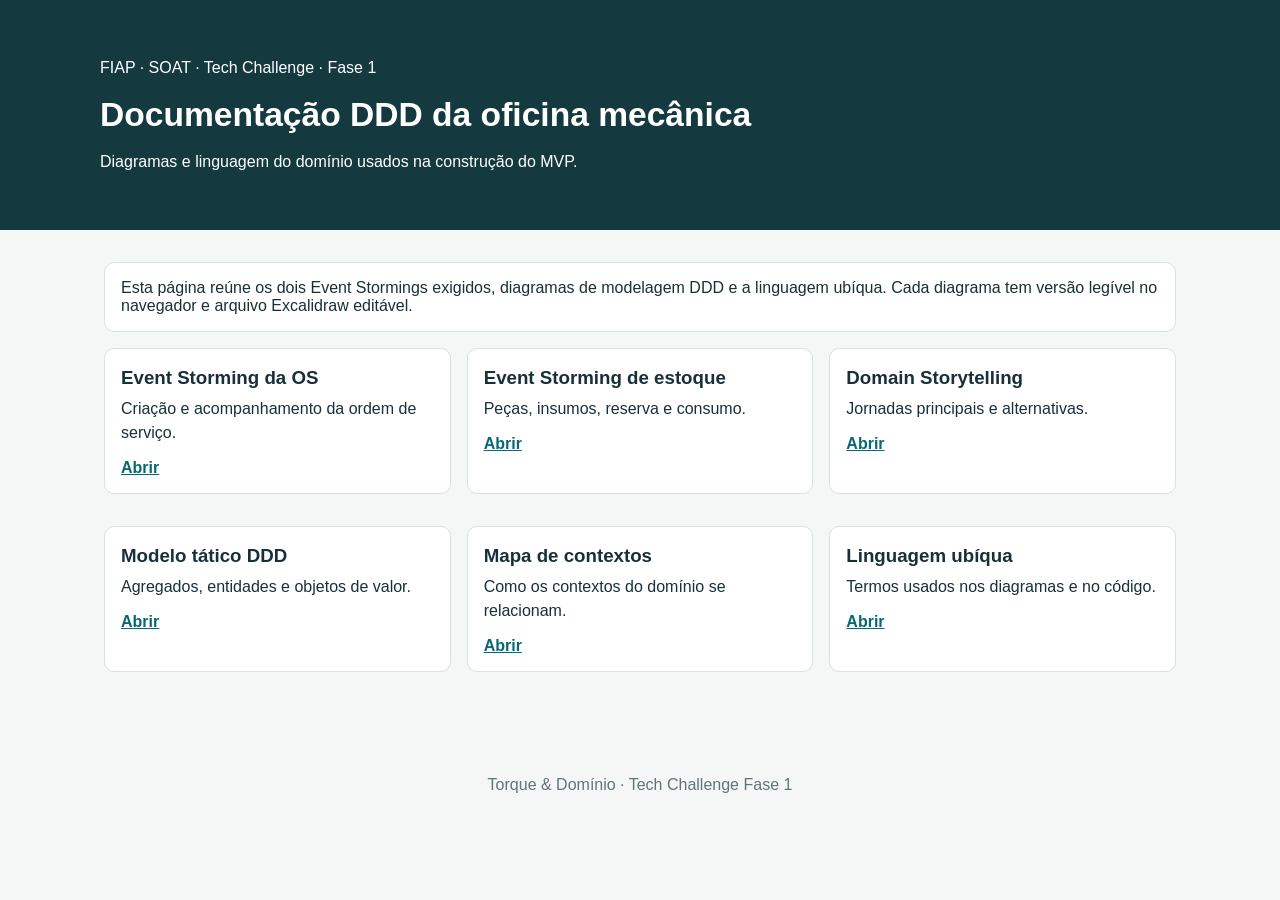
<file: docs/index.html>
<!doctype html><html lang="pt-BR"><head><meta charset="utf-8"><meta name="viewport" content="width=device-width,initial-scale=1"><title>Documentação DDD | Torque &amp; Domínio</title><link rel="stylesheet" href="ddd/site.css"></head><body><header><p>FIAP · SOAT · Tech Challenge · Fase 1</p><h1>Documentação DDD da oficina mecânica</h1><p>Diagramas e linguagem do domínio usados na construção do MVP.</p></header><main><p class="intro">Esta página reúne os dois Event Stormings exigidos, diagramas de modelagem DDD e a linguagem ubíqua. Cada diagrama tem versão legível no navegador e arquivo Excalidraw editável.</p><div class="cards"><article class="card"><h2>Event Storming da OS</h2><p>Criação e acompanhamento da ordem de serviço.</p><a href="ddd/04-event-storming-os.html">Abrir</a></article><article class="card"><h2>Event Storming de estoque</h2><p>Peças, insumos, reserva e consumo.</p><a href="ddd/05-event-storming-estoque.html">Abrir</a></article><article class="card"><h2>Domain Storytelling</h2><p>Jornadas principais e alternativas.</p><a href="ddd/03-domain-storytelling.html">Abrir</a></article><article class="card"><h2>Modelo tático DDD</h2><p>Agregados, entidades e objetos de valor.</p><a href="ddd/07-modelo-tatico-ddd.html">Abrir</a></article><article class="card"><h2>Mapa de contextos</h2><p>Como os contextos do domínio se relacionam.</p><a href="ddd/08-context-map.html">Abrir</a></article><article class="card"><h2>Linguagem ubíqua</h2><p>Termos usados nos diagramas e no código.</p><a href="ddd/09-linguagem-ubiqua-revisao.html">Abrir</a></article></div></main><footer>Torque &amp; Domínio · Tech Challenge Fase 1</footer></body></html>
</file>
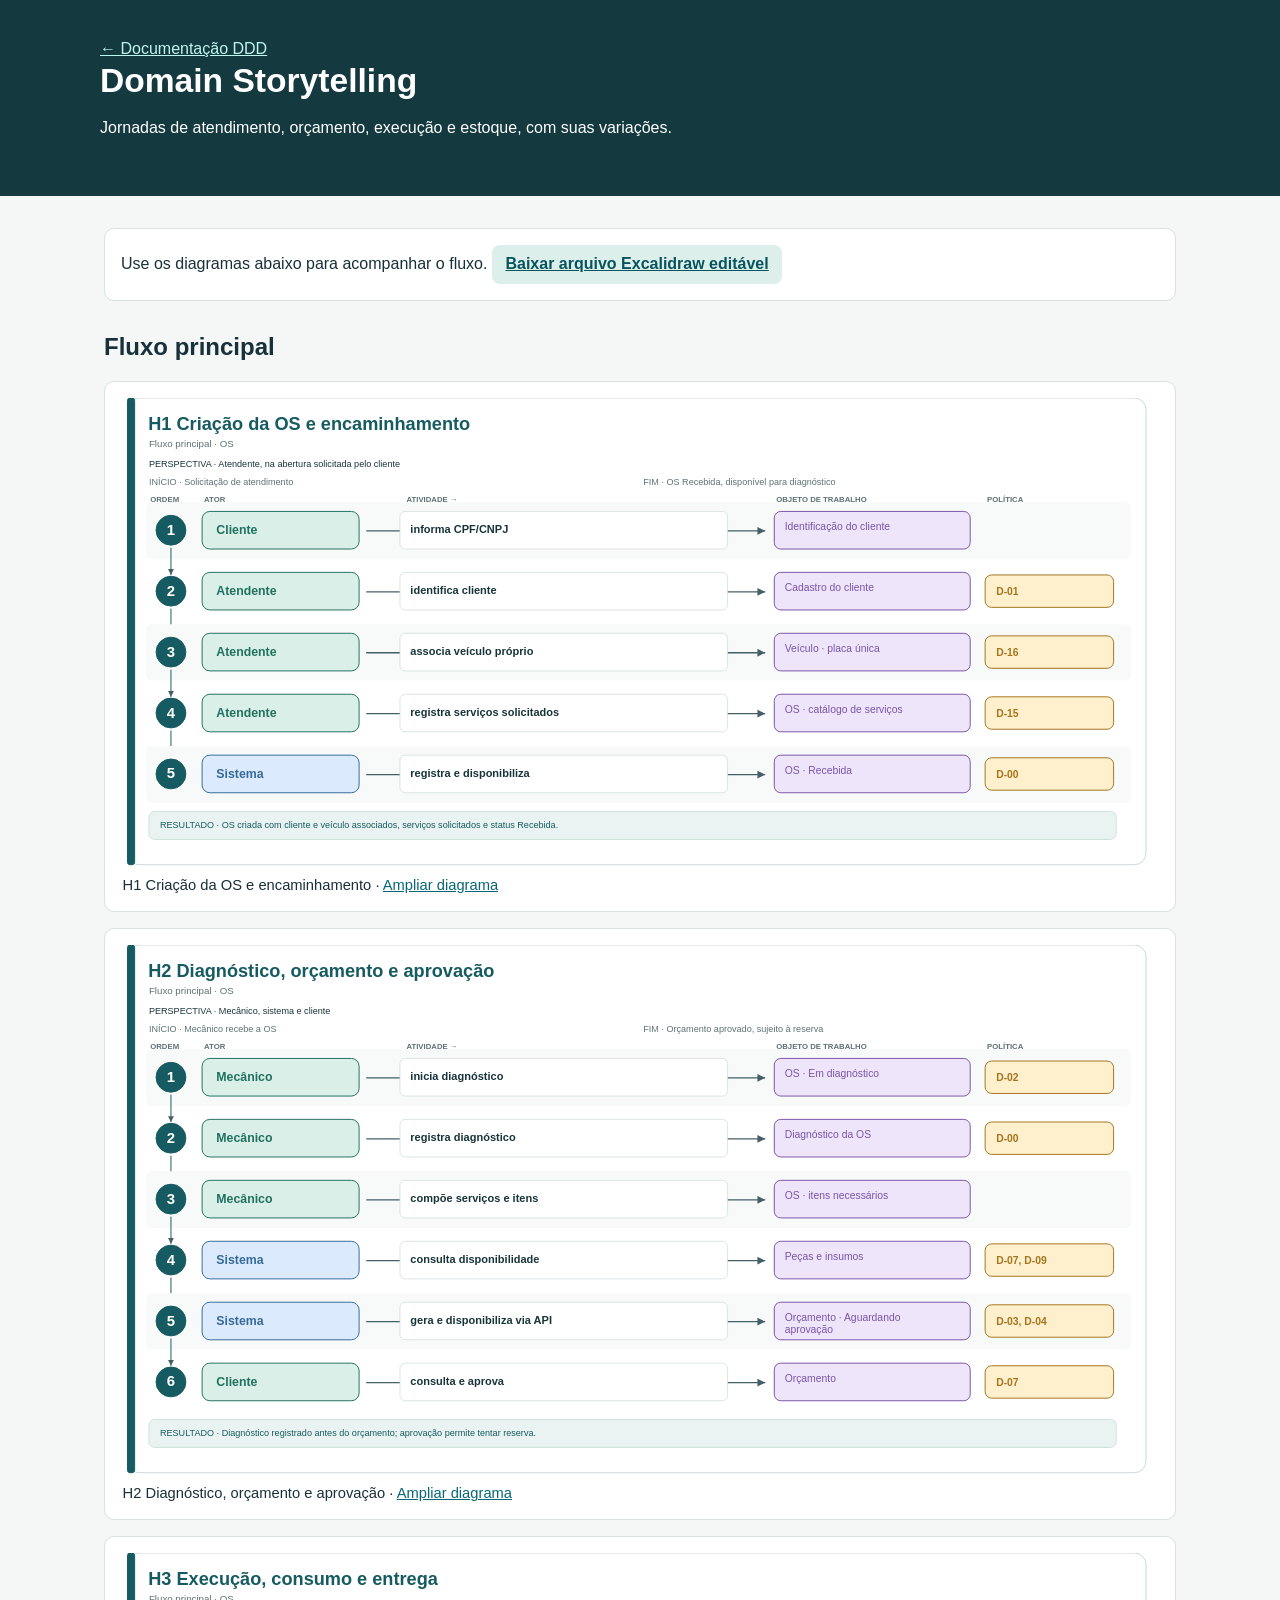
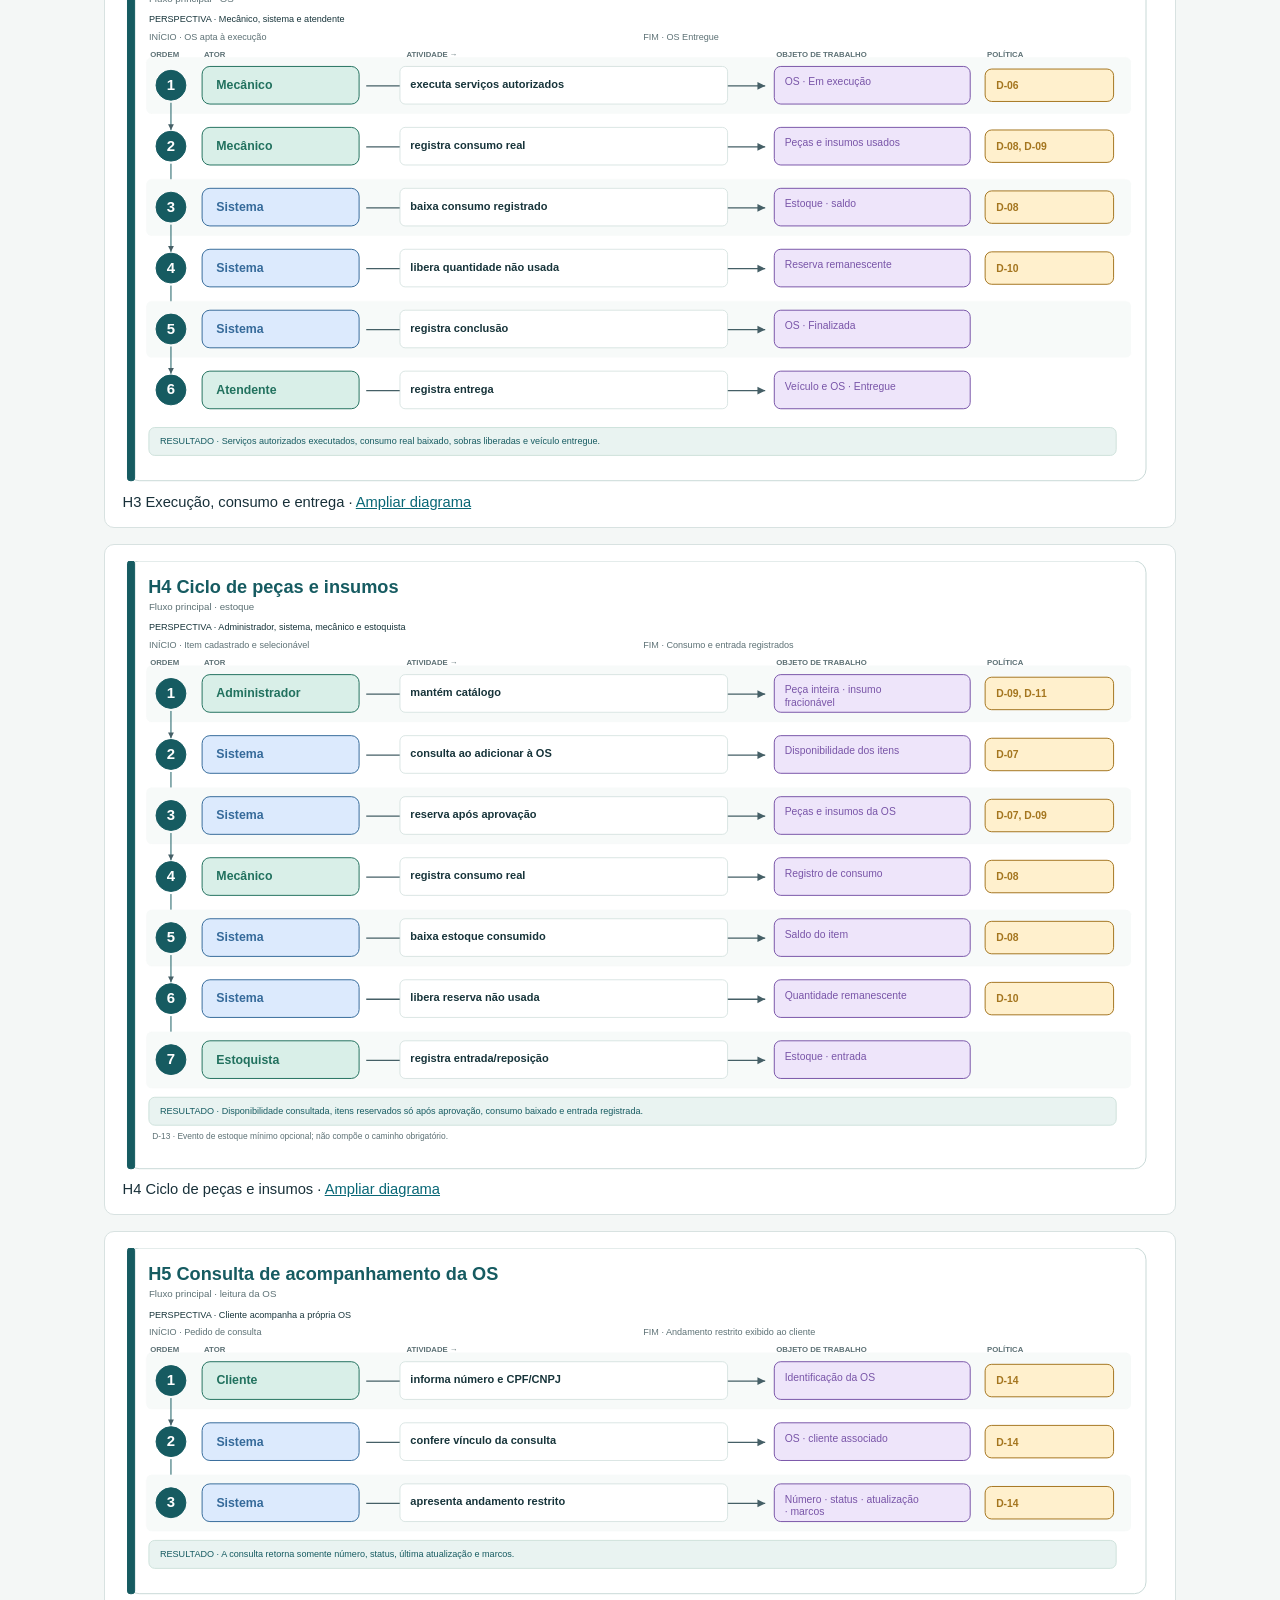
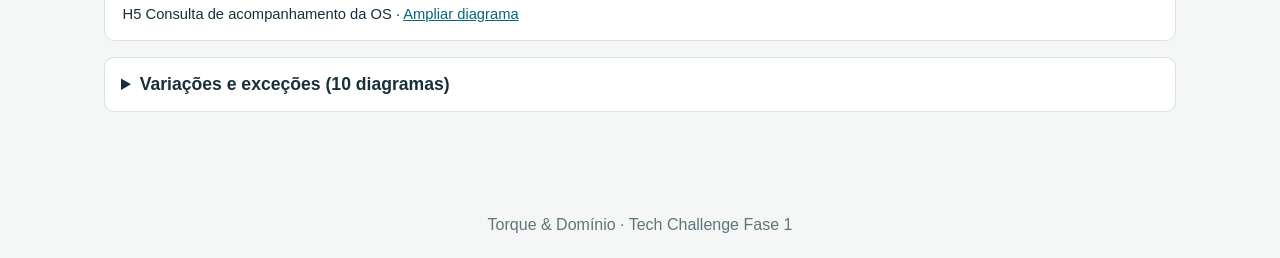
<file: docs/ddd/03-domain-storytelling.html>
<!doctype html><html lang="pt-BR"><head><meta charset="utf-8"><meta name="viewport" content="width=device-width,initial-scale=1"><title>Domain Storytelling | Torque &amp; Domínio</title><link rel="stylesheet" href="site.css"></head><body><header><a href="../index.html">← Documentação DDD</a><h1>Domain Storytelling</h1><p>Jornadas de atendimento, orçamento, execução e estoque, com suas variações.</p></header><main><p class="intro">Use os diagramas abaixo para acompanhar o fluxo. <a class="button" href="diagramas/historias-do-dominio-oficina.excalidraw" download>Baixar arquivo Excalidraw editável</a></p><h2>Fluxo principal</h2><figure><a href="visuais/03-01.svg" target="_blank"><img src="visuais/03-01.svg" alt="H1  Criação da OS e encaminhamento" loading="lazy"></a><figcaption>H1  Criação da OS e encaminhamento · <a href="visuais/03-01.svg" target="_blank">Ampliar diagrama</a></figcaption></figure><figure><a href="visuais/03-02.svg" target="_blank"><img src="visuais/03-02.svg" alt="H2  Diagnóstico, orçamento e aprovação" loading="lazy"></a><figcaption>H2  Diagnóstico, orçamento e aprovação · <a href="visuais/03-02.svg" target="_blank">Ampliar diagrama</a></figcaption></figure><figure><a href="visuais/03-03.svg" target="_blank"><img src="visuais/03-03.svg" alt="H3  Execução, consumo e entrega" loading="lazy"></a><figcaption>H3  Execução, consumo e entrega · <a href="visuais/03-03.svg" target="_blank">Ampliar diagrama</a></figcaption></figure><figure><a href="visuais/03-04.svg" target="_blank"><img src="visuais/03-04.svg" alt="H4  Ciclo de peças e insumos" loading="lazy"></a><figcaption>H4  Ciclo de peças e insumos · <a href="visuais/03-04.svg" target="_blank">Ampliar diagrama</a></figcaption></figure><figure><a href="visuais/03-05.svg" target="_blank"><img src="visuais/03-05.svg" alt="H5  Consulta de acompanhamento da OS" loading="lazy"></a><figcaption>H5  Consulta de acompanhamento da OS · <a href="visuais/03-05.svg" target="_blank">Ampliar diagrama</a></figcaption></figure><details><summary>Variações e exceções (10 diagramas)</summary><figure><a href="visuais/03-06.svg" target="_blank"><img src="visuais/03-06.svg" alt="H1a  Identificação excepcional" loading="lazy"></a><figcaption>H1a  Identificação excepcional · <a href="visuais/03-06.svg" target="_blank">Ampliar diagrama</a></figcaption></figure><figure><a href="visuais/03-07.svg" target="_blank"><img src="visuais/03-07.svg" alt="H1b  Documento inválido" loading="lazy"></a><figcaption>H1b  Documento inválido · <a href="visuais/03-07.svg" target="_blank">Ampliar diagrama</a></figcaption></figure><figure><a href="visuais/03-08.svg" target="_blank"><img src="visuais/03-08.svg" alt="H1c  Gestão do catálogo de serviços" loading="lazy"></a><figcaption>H1c  Gestão do catálogo de serviços · <a href="visuais/03-08.svg" target="_blank">Ampliar diagrama</a></figcaption></figure><figure><a href="visuais/03-09.svg" target="_blank"><img src="visuais/03-09.svg" alt="H2a  Orçamento rejeitado" loading="lazy"></a><figcaption>H2a  Orçamento rejeitado · <a href="visuais/03-09.svg" target="_blank">Ampliar diagrama</a></figcaption></figure><figure><a href="visuais/03-10.svg" target="_blank"><img src="visuais/03-10.svg" alt="H3a  Reparo adicional aprovado" loading="lazy"></a><figcaption>H3a  Reparo adicional aprovado · <a href="visuais/03-10.svg" target="_blank">Ampliar diagrama</a></figcaption></figure><figure><a href="visuais/03-11.svg" target="_blank"><img src="visuais/03-11.svg" alt="H3b  Aditivo rejeitado · escopo original seguro" loading="lazy"></a><figcaption>H3b  Aditivo rejeitado · escopo original seguro · <a href="visuais/03-11.svg" target="_blank">Ampliar diagrama</a></figcaption></figure><figure><a href="visuais/03-12.svg" target="_blank"><img src="visuais/03-12.svg" alt="H3c  Aditivo rejeitado · impedimento" loading="lazy"></a><figcaption>H3c  Aditivo rejeitado · impedimento · <a href="visuais/03-12.svg" target="_blank">Ampliar diagrama</a></figcaption></figure><figure><a href="visuais/03-13.svg" target="_blank"><img src="visuais/03-13.svg" alt="H4b  Reserva recusada" loading="lazy"></a><figcaption>H4b  Reserva recusada · <a href="visuais/03-13.svg" target="_blank">Ampliar diagrama</a></figcaption></figure><figure><a href="visuais/03-14.svg" target="_blank"><img src="visuais/03-14.svg" alt="H4c  Item desativado" loading="lazy"></a><figcaption>H4c  Item desativado · <a href="visuais/03-14.svg" target="_blank">Ampliar diagrama</a></figcaption></figure><figure><a href="visuais/03-15.svg" target="_blank"><img src="visuais/03-15.svg" alt="H4d  Consumo excedente" loading="lazy"></a><figcaption>H4d  Consumo excedente · <a href="visuais/03-15.svg" target="_blank">Ampliar diagrama</a></figcaption></figure></details></main><footer>Torque &amp; Domínio · Tech Challenge Fase 1</footer></body></html>
</file>
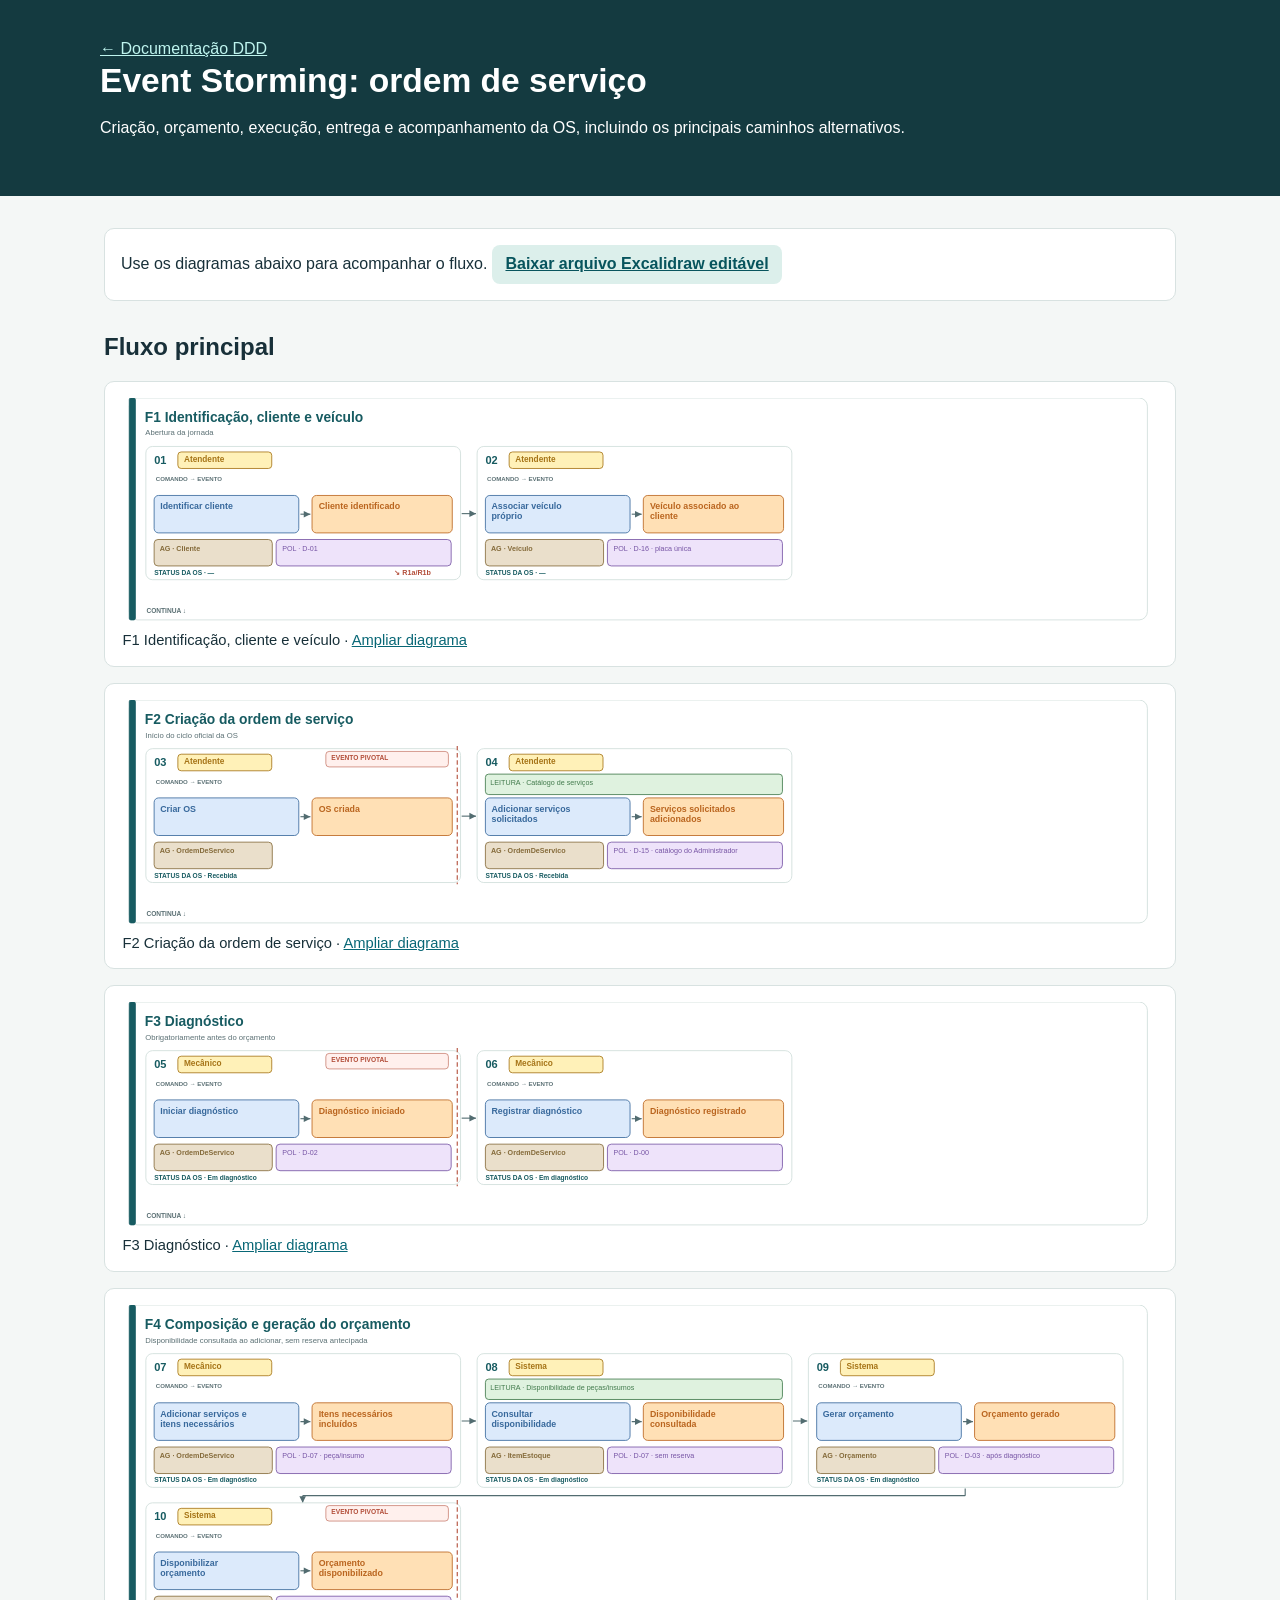
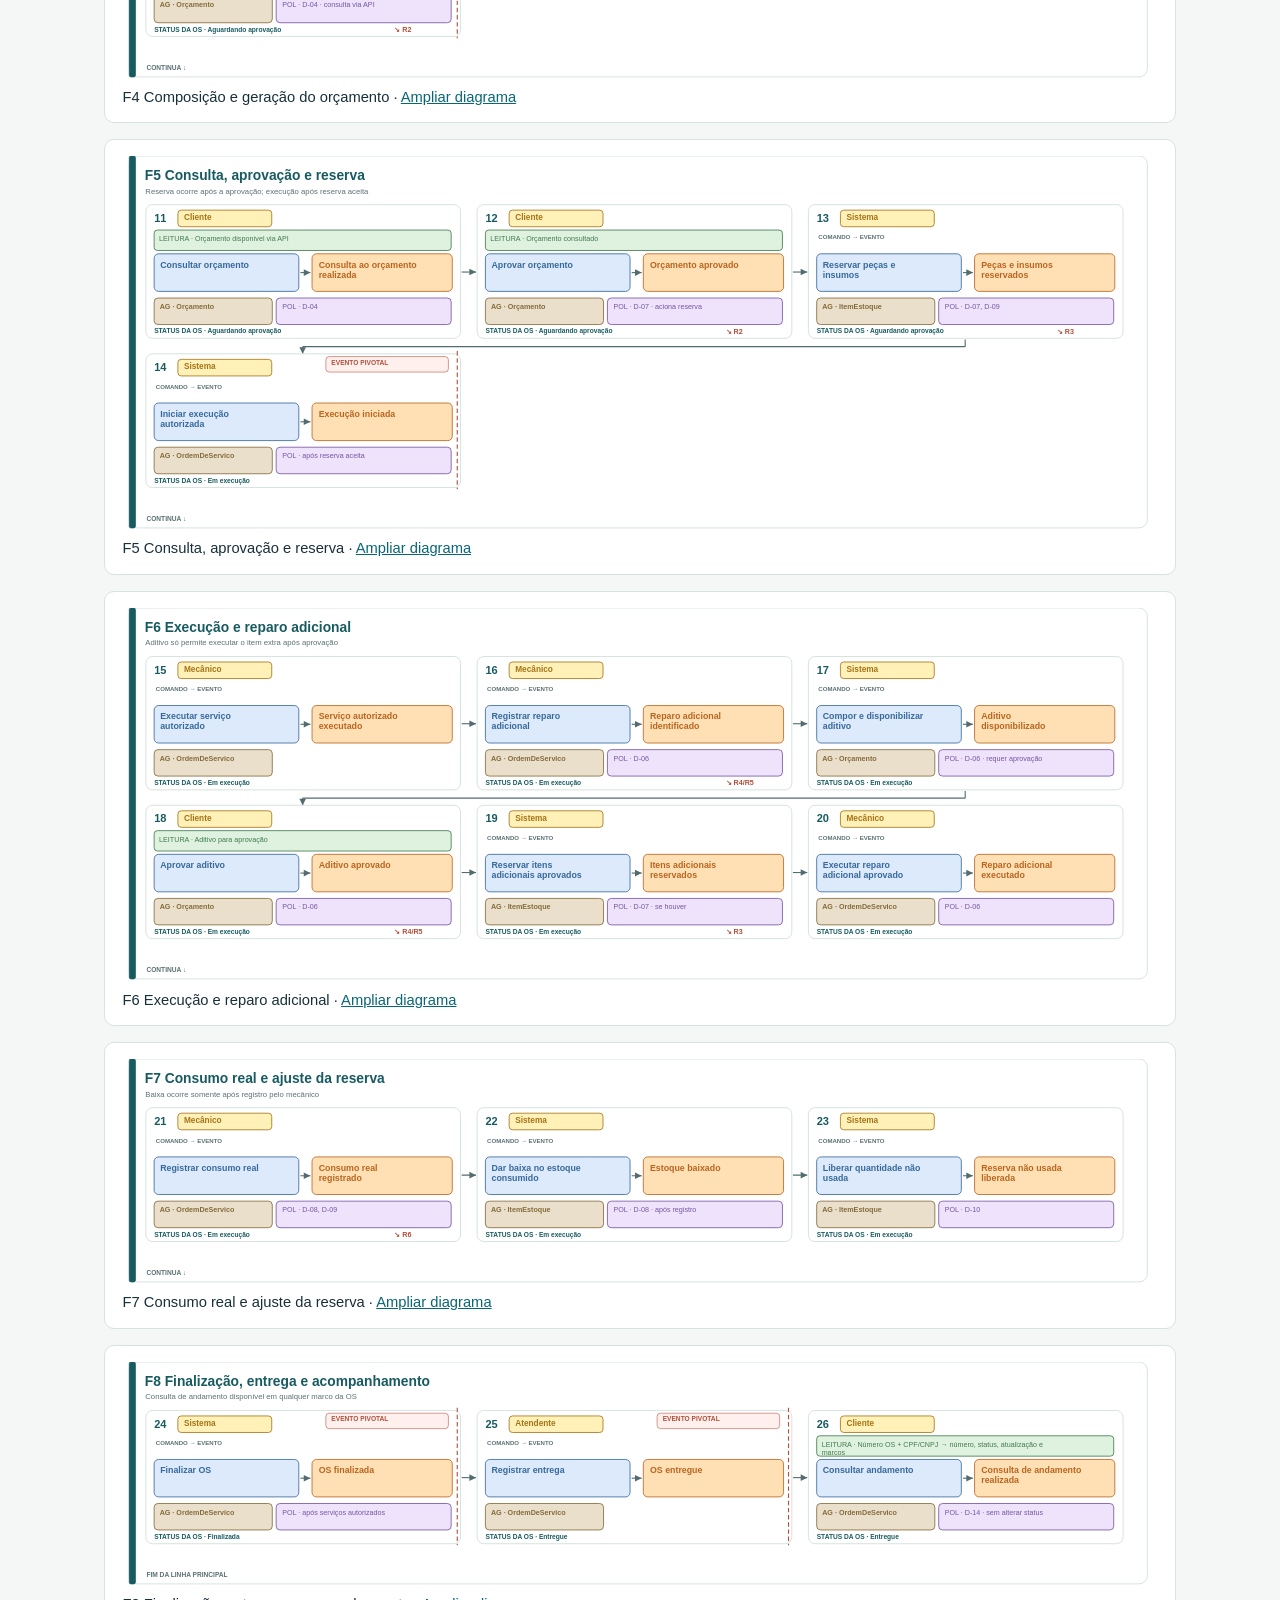
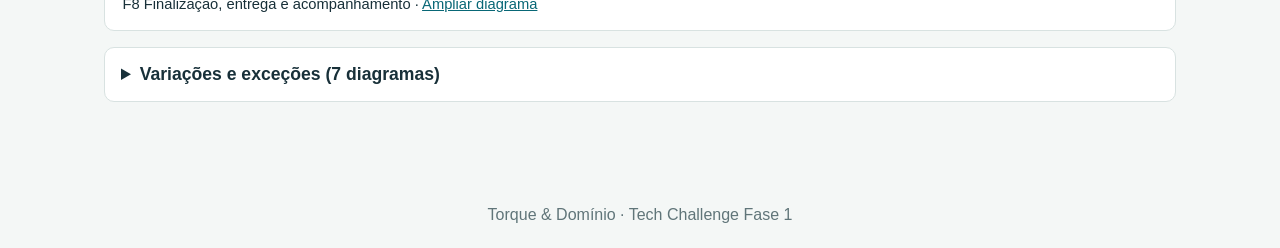
<file: docs/ddd/04-event-storming-os.html>
<!doctype html><html lang="pt-BR"><head><meta charset="utf-8"><meta name="viewport" content="width=device-width,initial-scale=1"><title>Event Storming: ordem de serviço | Torque &amp; Domínio</title><link rel="stylesheet" href="site.css"></head><body><header><a href="../index.html">← Documentação DDD</a><h1>Event Storming: ordem de serviço</h1><p>Criação, orçamento, execução, entrega e acompanhamento da OS, incluindo os principais caminhos alternativos.</p></header><main><p class="intro">Use os diagramas abaixo para acompanhar o fluxo. <a class="button" href="diagramas/event-storming-ordem-de-servico.excalidraw" download>Baixar arquivo Excalidraw editável</a></p><h2>Fluxo principal</h2><figure><a href="visuais/04-01.svg" target="_blank"><img src="visuais/04-01.svg" alt="F1  Identificação, cliente e veículo" loading="lazy"></a><figcaption>F1  Identificação, cliente e veículo · <a href="visuais/04-01.svg" target="_blank">Ampliar diagrama</a></figcaption></figure><figure><a href="visuais/04-02.svg" target="_blank"><img src="visuais/04-02.svg" alt="F2  Criação da ordem de serviço" loading="lazy"></a><figcaption>F2  Criação da ordem de serviço · <a href="visuais/04-02.svg" target="_blank">Ampliar diagrama</a></figcaption></figure><figure><a href="visuais/04-03.svg" target="_blank"><img src="visuais/04-03.svg" alt="F3  Diagnóstico" loading="lazy"></a><figcaption>F3  Diagnóstico · <a href="visuais/04-03.svg" target="_blank">Ampliar diagrama</a></figcaption></figure><figure><a href="visuais/04-04.svg" target="_blank"><img src="visuais/04-04.svg" alt="F4  Composição e geração do orçamento" loading="lazy"></a><figcaption>F4  Composição e geração do orçamento · <a href="visuais/04-04.svg" target="_blank">Ampliar diagrama</a></figcaption></figure><figure><a href="visuais/04-05.svg" target="_blank"><img src="visuais/04-05.svg" alt="F5  Consulta, aprovação e reserva" loading="lazy"></a><figcaption>F5  Consulta, aprovação e reserva · <a href="visuais/04-05.svg" target="_blank">Ampliar diagrama</a></figcaption></figure><figure><a href="visuais/04-06.svg" target="_blank"><img src="visuais/04-06.svg" alt="F6  Execução e reparo adicional" loading="lazy"></a><figcaption>F6  Execução e reparo adicional · <a href="visuais/04-06.svg" target="_blank">Ampliar diagrama</a></figcaption></figure><figure><a href="visuais/04-07.svg" target="_blank"><img src="visuais/04-07.svg" alt="F7  Consumo real e ajuste da reserva" loading="lazy"></a><figcaption>F7  Consumo real e ajuste da reserva · <a href="visuais/04-07.svg" target="_blank">Ampliar diagrama</a></figcaption></figure><figure><a href="visuais/04-08.svg" target="_blank"><img src="visuais/04-08.svg" alt="F8  Finalização, entrega e acompanhamento" loading="lazy"></a><figcaption>F8  Finalização, entrega e acompanhamento · <a href="visuais/04-08.svg" target="_blank">Ampliar diagrama</a></figcaption></figure><details><summary>Variações e exceções (7 diagramas)</summary><figure><a href="visuais/04-09.svg" target="_blank"><img src="visuais/04-09.svg" alt="R1a  Documento inválido" loading="lazy"></a><figcaption>R1a  Documento inválido · <a href="visuais/04-09.svg" target="_blank">Ampliar diagrama</a></figcaption></figure><figure><a href="visuais/04-10.svg" target="_blank"><img src="visuais/04-10.svg" alt="R1b  Cliente válido não encontrado" loading="lazy"></a><figcaption>R1b  Cliente válido não encontrado · <a href="visuais/04-10.svg" target="_blank">Ampliar diagrama</a></figcaption></figure><figure><a href="visuais/04-11.svg" target="_blank"><img src="visuais/04-11.svg" alt="R2  Orçamento rejeitado" loading="lazy"></a><figcaption>R2  Orçamento rejeitado · <a href="visuais/04-11.svg" target="_blank">Ampliar diagrama</a></figcaption></figure><figure><a href="visuais/04-12.svg" target="_blank"><img src="visuais/04-12.svg" alt="R3  Reserva recusada" loading="lazy"></a><figcaption>R3  Reserva recusada · <a href="visuais/04-12.svg" target="_blank">Ampliar diagrama</a></figcaption></figure><figure><a href="visuais/04-13.svg" target="_blank"><img src="visuais/04-13.svg" alt="R4  Aditivo rejeitado; original seguro e independente" loading="lazy"></a><figcaption>R4  Aditivo rejeitado; original seguro e independente · <a href="visuais/04-13.svg" target="_blank">Ampliar diagrama</a></figcaption></figure><figure><a href="visuais/04-14.svg" target="_blank"><img src="visuais/04-14.svg" alt="R5  Aditivo rejeitado; execução impedida" loading="lazy"></a><figcaption>R5  Aditivo rejeitado; execução impedida · <a href="visuais/04-14.svg" target="_blank">Ampliar diagrama</a></figcaption></figure><figure><a href="visuais/04-15.svg" target="_blank"><img src="visuais/04-15.svg" alt="R6  Consumo excedente" loading="lazy"></a><figcaption>R6  Consumo excedente · <a href="visuais/04-15.svg" target="_blank">Ampliar diagrama</a></figcaption></figure></details></main><footer>Torque &amp; Domínio · Tech Challenge Fase 1</footer></body></html>
</file>
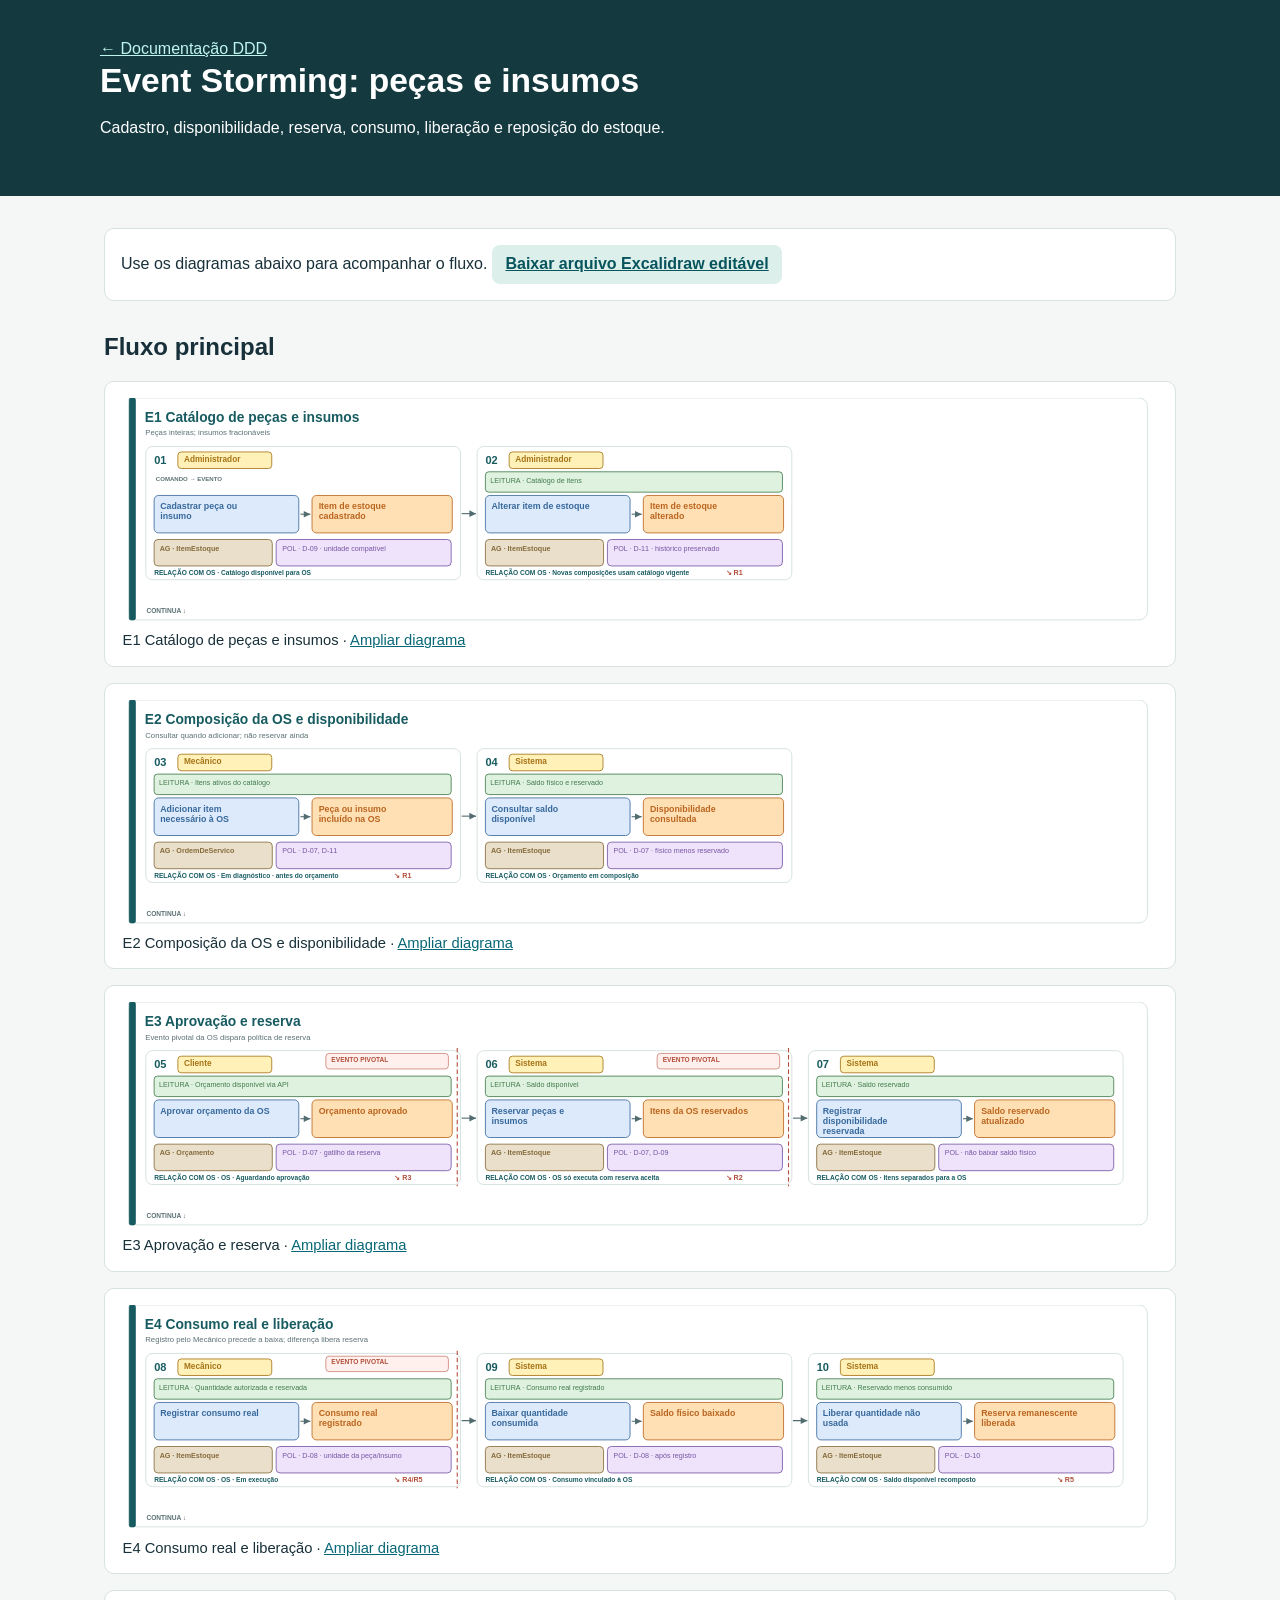
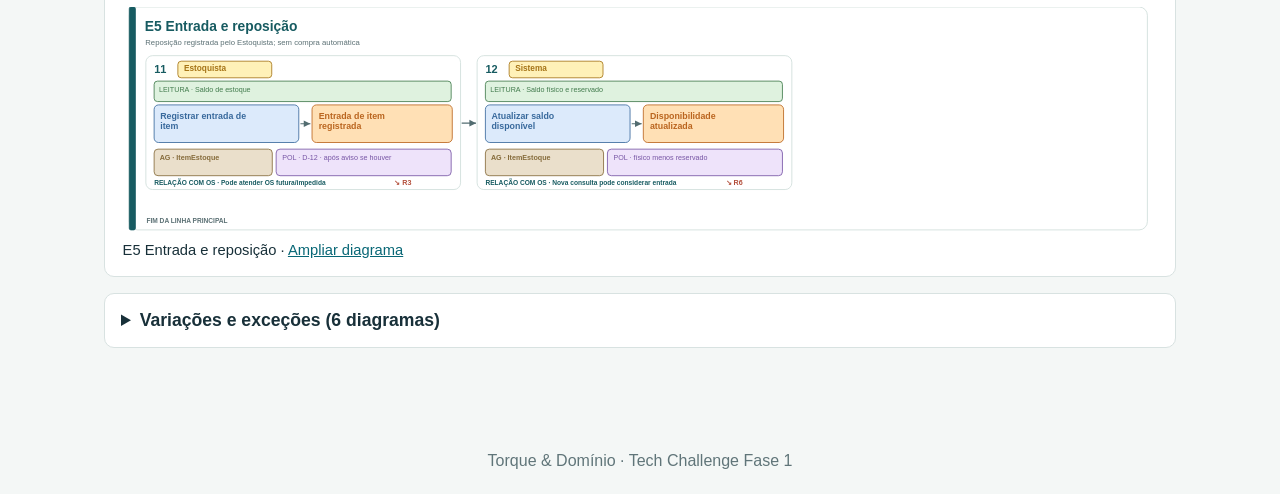
<file: docs/ddd/05-event-storming-estoque.html>
<!doctype html><html lang="pt-BR"><head><meta charset="utf-8"><meta name="viewport" content="width=device-width,initial-scale=1"><title>Event Storming: peças e insumos | Torque &amp; Domínio</title><link rel="stylesheet" href="site.css"></head><body><header><a href="../index.html">← Documentação DDD</a><h1>Event Storming: peças e insumos</h1><p>Cadastro, disponibilidade, reserva, consumo, liberação e reposição do estoque.</p></header><main><p class="intro">Use os diagramas abaixo para acompanhar o fluxo. <a class="button" href="diagramas/event-storming-pecas-e-insumos.excalidraw" download>Baixar arquivo Excalidraw editável</a></p><h2>Fluxo principal</h2><figure><a href="visuais/05-01.svg" target="_blank"><img src="visuais/05-01.svg" alt="E1  Catálogo de peças e insumos" loading="lazy"></a><figcaption>E1  Catálogo de peças e insumos · <a href="visuais/05-01.svg" target="_blank">Ampliar diagrama</a></figcaption></figure><figure><a href="visuais/05-02.svg" target="_blank"><img src="visuais/05-02.svg" alt="E2  Composição da OS e disponibilidade" loading="lazy"></a><figcaption>E2  Composição da OS e disponibilidade · <a href="visuais/05-02.svg" target="_blank">Ampliar diagrama</a></figcaption></figure><figure><a href="visuais/05-03.svg" target="_blank"><img src="visuais/05-03.svg" alt="E3  Aprovação e reserva" loading="lazy"></a><figcaption>E3  Aprovação e reserva · <a href="visuais/05-03.svg" target="_blank">Ampliar diagrama</a></figcaption></figure><figure><a href="visuais/05-04.svg" target="_blank"><img src="visuais/05-04.svg" alt="E4  Consumo real e liberação" loading="lazy"></a><figcaption>E4  Consumo real e liberação · <a href="visuais/05-04.svg" target="_blank">Ampliar diagrama</a></figcaption></figure><figure><a href="visuais/05-05.svg" target="_blank"><img src="visuais/05-05.svg" alt="E5  Entrada e reposição" loading="lazy"></a><figcaption>E5  Entrada e reposição · <a href="visuais/05-05.svg" target="_blank">Ampliar diagrama</a></figcaption></figure><details><summary>Variações e exceções (6 diagramas)</summary><figure><a href="visuais/05-06.svg" target="_blank"><img src="visuais/05-06.svg" alt="R1  Item desativado" loading="lazy"></a><figcaption>R1  Item desativado · <a href="visuais/05-06.svg" target="_blank">Ampliar diagrama</a></figcaption></figure><figure><a href="visuais/05-07.svg" target="_blank"><img src="visuais/05-07.svg" alt="R2  Reserva recusada" loading="lazy"></a><figcaption>R2  Reserva recusada · <a href="visuais/05-07.svg" target="_blank">Ampliar diagrama</a></figcaption></figure><figure><a href="visuais/05-08.svg" target="_blank"><img src="visuais/05-08.svg" alt="R3  Orçamento rejeitado; liberar reservas existentes" loading="lazy"></a><figcaption>R3  Orçamento rejeitado; liberar reservas existentes · <a href="visuais/05-08.svg" target="_blank">Ampliar diagrama</a></figcaption></figure><figure><a href="visuais/05-09.svg" target="_blank"><img src="visuais/05-09.svg" alt="R4  Consumo excedente" loading="lazy"></a><figcaption>R4  Consumo excedente · <a href="visuais/05-09.svg" target="_blank">Ampliar diagrama</a></figcaption></figure><figure><a href="visuais/05-10.svg" target="_blank"><img src="visuais/05-10.svg" alt="R5  Quantidade não utilizada" loading="lazy"></a><figcaption>R5  Quantidade não utilizada · <a href="visuais/05-10.svg" target="_blank">Ampliar diagrama</a></figcaption></figure><figure><a href="visuais/05-11.svg" target="_blank"><img src="visuais/05-11.svg" alt="R6  Estoque mínimo · opcional" loading="lazy"></a><figcaption>R6  Estoque mínimo · opcional · <a href="visuais/05-11.svg" target="_blank">Ampliar diagrama</a></figcaption></figure></details></main><footer>Torque &amp; Domínio · Tech Challenge Fase 1</footer></body></html>
</file>
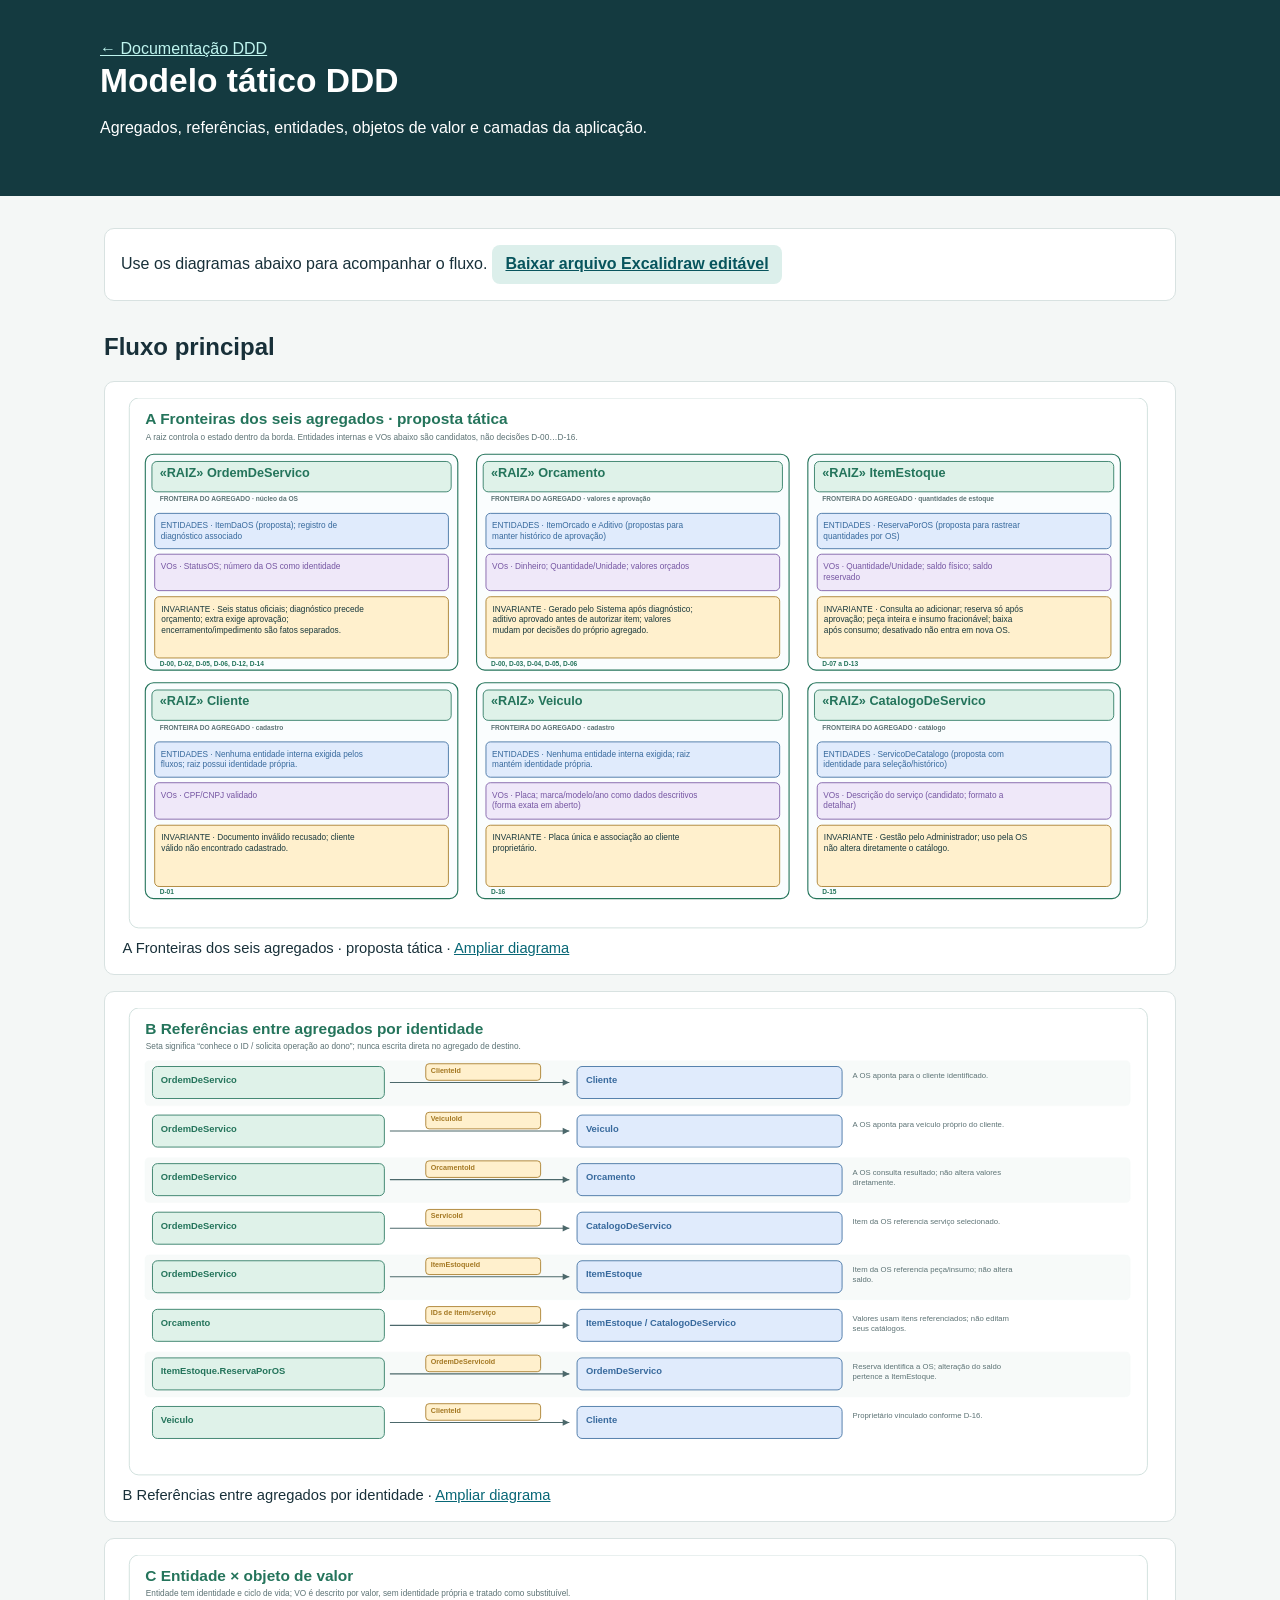
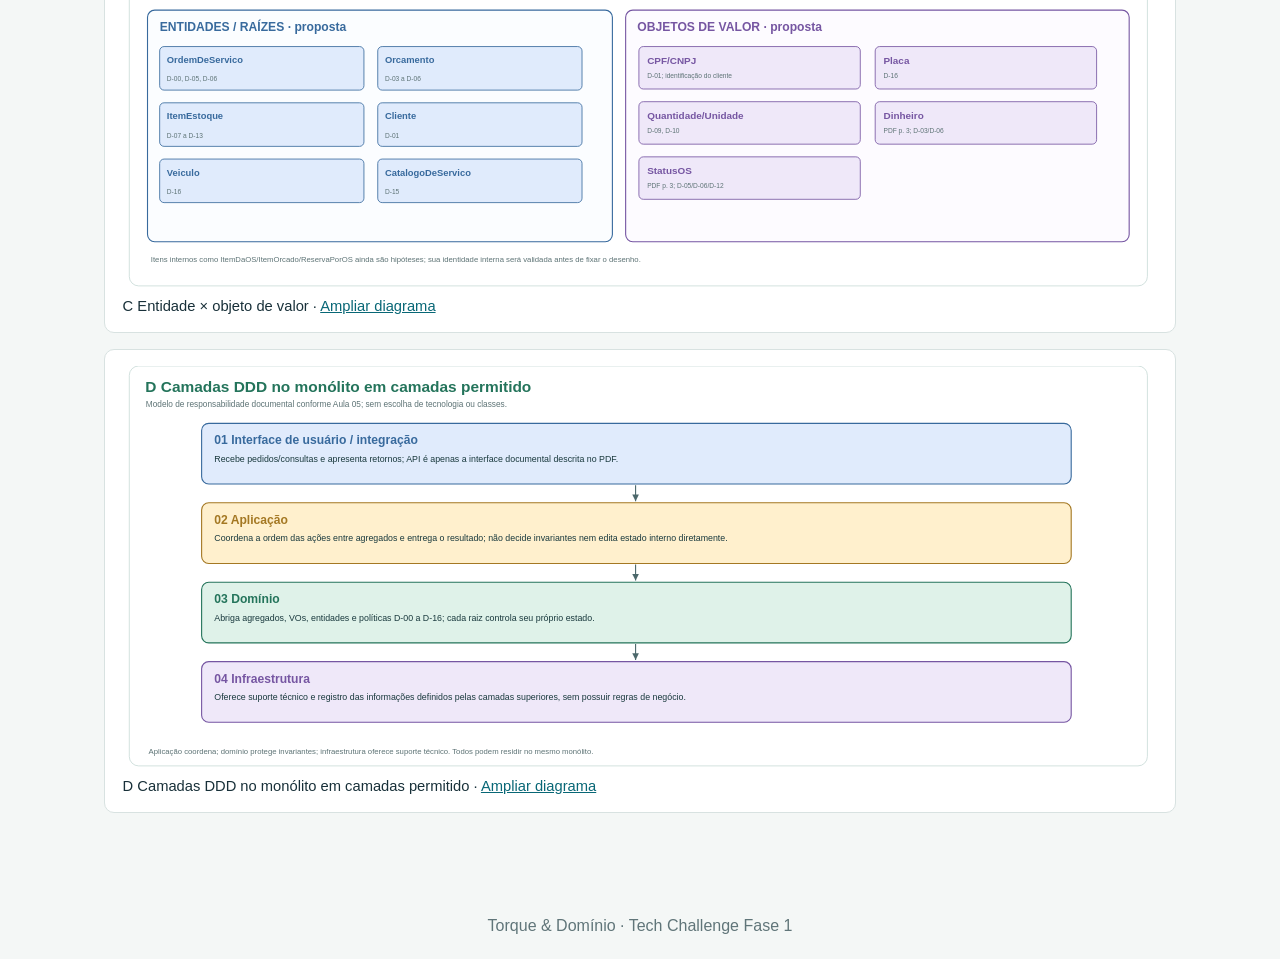
<file: docs/ddd/07-modelo-tatico-ddd.html>
<!doctype html><html lang="pt-BR"><head><meta charset="utf-8"><meta name="viewport" content="width=device-width,initial-scale=1"><title>Modelo tático DDD | Torque &amp; Domínio</title><link rel="stylesheet" href="site.css"></head><body><header><a href="../index.html">← Documentação DDD</a><h1>Modelo tático DDD</h1><p>Agregados, referências, entidades, objetos de valor e camadas da aplicação.</p></header><main><p class="intro">Use os diagramas abaixo para acompanhar o fluxo. <a class="button" href="diagramas/modelo-tatico-ddd.excalidraw" download>Baixar arquivo Excalidraw editável</a></p><h2>Fluxo principal</h2><figure><a href="visuais/07-01.svg" target="_blank"><img src="visuais/07-01.svg" alt="A  Fronteiras dos seis agregados · proposta tática" loading="lazy"></a><figcaption>A  Fronteiras dos seis agregados · proposta tática · <a href="visuais/07-01.svg" target="_blank">Ampliar diagrama</a></figcaption></figure><figure><a href="visuais/07-02.svg" target="_blank"><img src="visuais/07-02.svg" alt="B  Referências entre agregados por identidade" loading="lazy"></a><figcaption>B  Referências entre agregados por identidade · <a href="visuais/07-02.svg" target="_blank">Ampliar diagrama</a></figcaption></figure><figure><a href="visuais/07-03.svg" target="_blank"><img src="visuais/07-03.svg" alt="C  Entidade × objeto de valor" loading="lazy"></a><figcaption>C  Entidade × objeto de valor · <a href="visuais/07-03.svg" target="_blank">Ampliar diagrama</a></figcaption></figure><figure><a href="visuais/07-04.svg" target="_blank"><img src="visuais/07-04.svg" alt="D  Camadas DDD no monólito em camadas permitido" loading="lazy"></a><figcaption>D  Camadas DDD no monólito em camadas permitido · <a href="visuais/07-04.svg" target="_blank">Ampliar diagrama</a></figcaption></figure></main><footer>Torque &amp; Domínio · Tech Challenge Fase 1</footer></body></html>
</file>
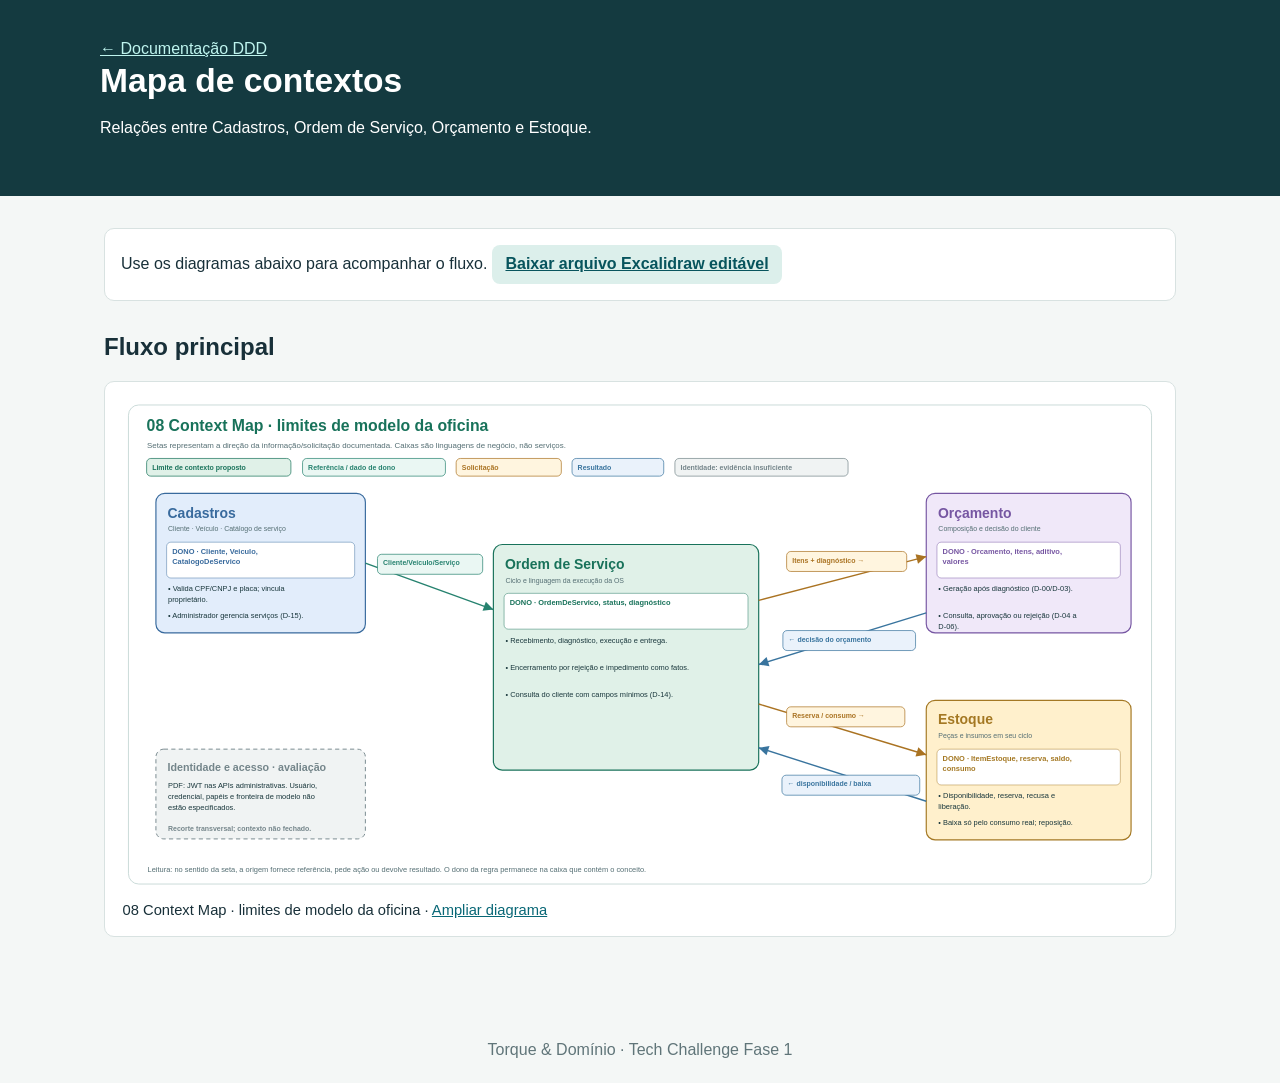
<file: docs/ddd/08-context-map.html>
<!doctype html><html lang="pt-BR"><head><meta charset="utf-8"><meta name="viewport" content="width=device-width,initial-scale=1"><title>Mapa de contextos | Torque &amp; Domínio</title><link rel="stylesheet" href="site.css"></head><body><header><a href="../index.html">← Documentação DDD</a><h1>Mapa de contextos</h1><p>Relações entre Cadastros, Ordem de Serviço, Orçamento e Estoque.</p></header><main><p class="intro">Use os diagramas abaixo para acompanhar o fluxo. <a class="button" href="diagramas/mapa-de-contextos.excalidraw" download>Baixar arquivo Excalidraw editável</a></p><h2>Fluxo principal</h2><figure><a href="visuais/08-01.svg" target="_blank"><img src="visuais/08-01.svg" alt="08  Context Map · limites de modelo da oficina" loading="lazy"></a><figcaption>08  Context Map · limites de modelo da oficina · <a href="visuais/08-01.svg" target="_blank">Ampliar diagrama</a></figcaption></figure></main><footer>Torque &amp; Domínio · Tech Challenge Fase 1</footer></body></html>
</file>
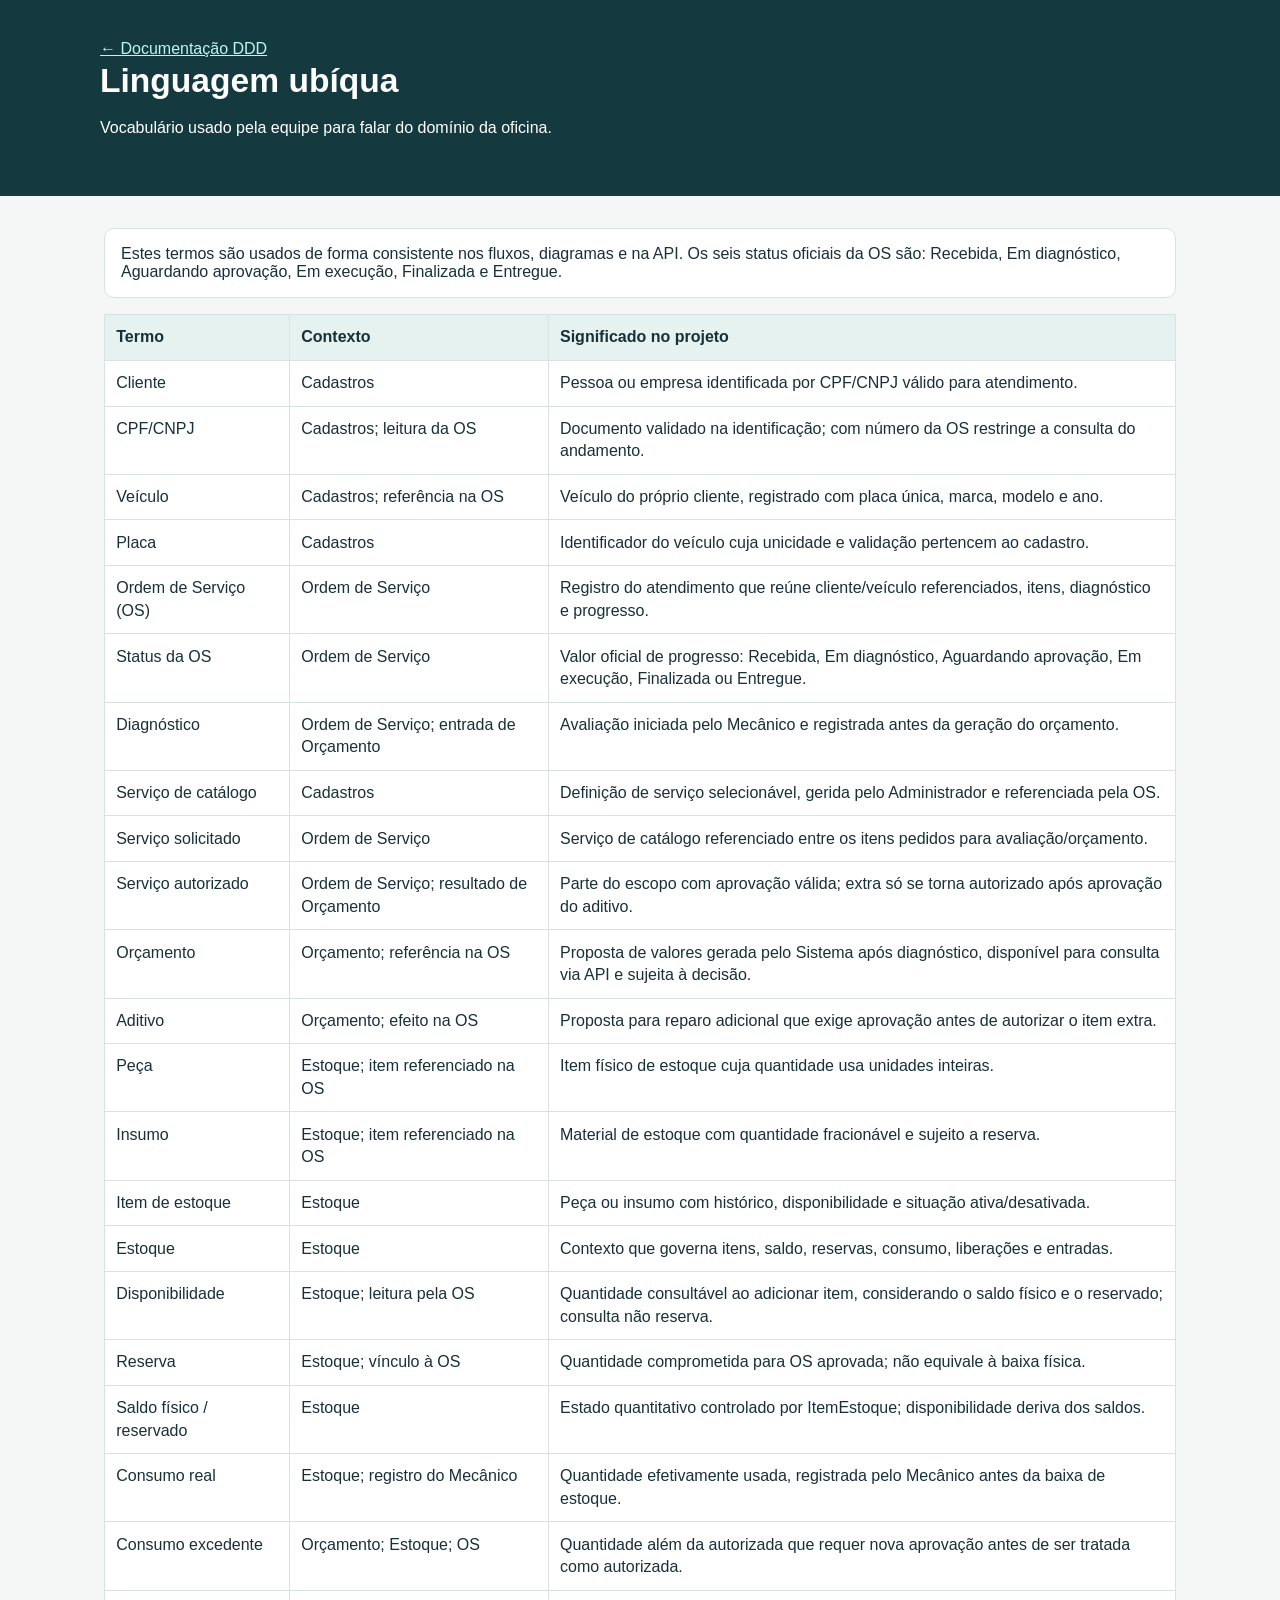
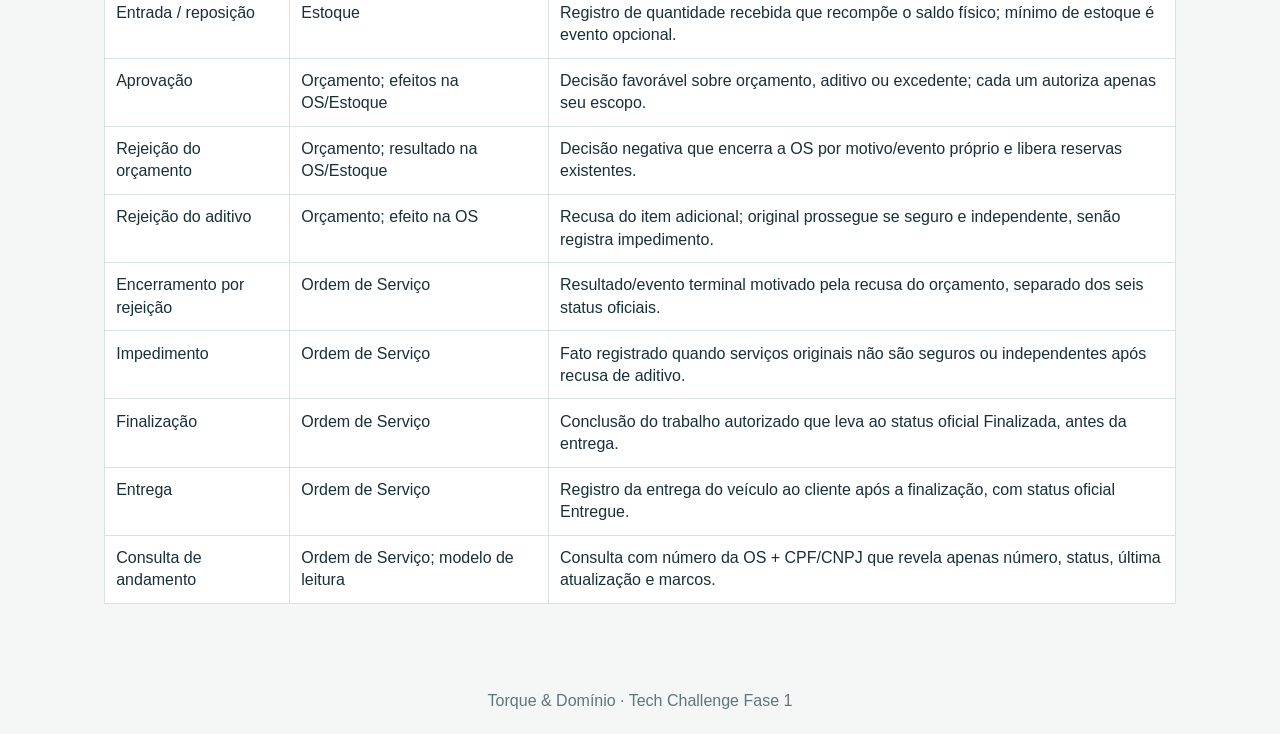
<file: docs/ddd/09-linguagem-ubiqua-revisao.html>
<!doctype html><html lang="pt-BR"><head><meta charset="utf-8"><meta name="viewport" content="width=device-width,initial-scale=1"><title>Linguagem ubíqua | Torque &amp; Domínio</title><link rel="stylesheet" href="site.css"></head><body><header><a href="../index.html">← Documentação DDD</a><h1>Linguagem ubíqua</h1><p>Vocabulário usado pela equipe para falar do domínio da oficina.</p></header><main><p class="intro">Estes termos são usados de forma consistente nos fluxos, diagramas e na API. Os seis status oficiais da OS são: Recebida, Em diagnóstico, Aguardando aprovação, Em execução, Finalizada e Entregue.</p><table><thead><tr><th>Termo</th><th>Contexto</th><th>Significado no projeto</th></tr></thead><tbody><tr><td>Cliente</td><td>Cadastros</td><td>Pessoa ou empresa identificada por CPF/CNPJ válido para atendimento.</td></tr><tr><td>CPF/CNPJ</td><td>Cadastros; leitura da OS</td><td>Documento validado na identificação; com número da OS restringe a consulta do andamento.</td></tr><tr><td>Veículo</td><td>Cadastros; referência na OS</td><td>Veículo do próprio cliente, registrado com placa única, marca, modelo e ano.</td></tr><tr><td>Placa</td><td>Cadastros</td><td>Identificador do veículo cuja unicidade e validação pertencem ao cadastro.</td></tr><tr><td>Ordem de Serviço (OS)</td><td>Ordem de Serviço</td><td>Registro do atendimento que reúne cliente/veículo referenciados, itens, diagnóstico e progresso.</td></tr><tr><td>Status da OS</td><td>Ordem de Serviço</td><td>Valor oficial de progresso: Recebida, Em diagnóstico, Aguardando aprovação, Em execução, Finalizada ou Entregue.</td></tr><tr><td>Diagnóstico</td><td>Ordem de Serviço; entrada de Orçamento</td><td>Avaliação iniciada pelo Mecânico e registrada antes da geração do orçamento.</td></tr><tr><td>Serviço de catálogo</td><td>Cadastros</td><td>Definição de serviço selecionável, gerida pelo Administrador e referenciada pela OS.</td></tr><tr><td>Serviço solicitado</td><td>Ordem de Serviço</td><td>Serviço de catálogo referenciado entre os itens pedidos para avaliação/orçamento.</td></tr><tr><td>Serviço autorizado</td><td>Ordem de Serviço; resultado de Orçamento</td><td>Parte do escopo com aprovação válida; extra só se torna autorizado após aprovação do aditivo.</td></tr><tr><td>Orçamento</td><td>Orçamento; referência na OS</td><td>Proposta de valores gerada pelo Sistema após diagnóstico, disponível para consulta via API e sujeita à decisão.</td></tr><tr><td>Aditivo</td><td>Orçamento; efeito na OS</td><td>Proposta para reparo adicional que exige aprovação antes de autorizar o item extra.</td></tr><tr><td>Peça</td><td>Estoque; item referenciado na OS</td><td>Item físico de estoque cuja quantidade usa unidades inteiras.</td></tr><tr><td>Insumo</td><td>Estoque; item referenciado na OS</td><td>Material de estoque com quantidade fracionável e sujeito a reserva.</td></tr><tr><td>Item de estoque</td><td>Estoque</td><td>Peça ou insumo com histórico, disponibilidade e situação ativa/desativada.</td></tr><tr><td>Estoque</td><td>Estoque</td><td>Contexto que governa itens, saldo, reservas, consumo, liberações e entradas.</td></tr><tr><td>Disponibilidade</td><td>Estoque; leitura pela OS</td><td>Quantidade consultável ao adicionar item, considerando o saldo físico e o reservado; consulta não reserva.</td></tr><tr><td>Reserva</td><td>Estoque; vínculo à OS</td><td>Quantidade comprometida para OS aprovada; não equivale à baixa física.</td></tr><tr><td>Saldo físico / reservado</td><td>Estoque</td><td>Estado quantitativo controlado por ItemEstoque; disponibilidade deriva dos saldos.</td></tr><tr><td>Consumo real</td><td>Estoque; registro do Mecânico</td><td>Quantidade efetivamente usada, registrada pelo Mecânico antes da baixa de estoque.</td></tr><tr><td>Consumo excedente</td><td>Orçamento; Estoque; OS</td><td>Quantidade além da autorizada que requer nova aprovação antes de ser tratada como autorizada.</td></tr><tr><td>Entrada / reposição</td><td>Estoque</td><td>Registro de quantidade recebida que recompõe o saldo físico; mínimo de estoque é evento opcional.</td></tr><tr><td>Aprovação</td><td>Orçamento; efeitos na OS/Estoque</td><td>Decisão favorável sobre orçamento, aditivo ou excedente; cada um autoriza apenas seu escopo.</td></tr><tr><td>Rejeição do orçamento</td><td>Orçamento; resultado na OS/Estoque</td><td>Decisão negativa que encerra a OS por motivo/evento próprio e libera reservas existentes.</td></tr><tr><td>Rejeição do aditivo</td><td>Orçamento; efeito na OS</td><td>Recusa do item adicional; original prossegue se seguro e independente, senão registra impedimento.</td></tr><tr><td>Encerramento por rejeição</td><td>Ordem de Serviço</td><td>Resultado/evento terminal motivado pela recusa do orçamento, separado dos seis status oficiais.</td></tr><tr><td>Impedimento</td><td>Ordem de Serviço</td><td>Fato registrado quando serviços originais não são seguros ou independentes após recusa de aditivo.</td></tr><tr><td>Finalização</td><td>Ordem de Serviço</td><td>Conclusão do trabalho autorizado que leva ao status oficial Finalizada, antes da entrega.</td></tr><tr><td>Entrega</td><td>Ordem de Serviço</td><td>Registro da entrega do veículo ao cliente após a finalização, com status oficial Entregue.</td></tr><tr><td>Consulta de andamento</td><td>Ordem de Serviço; modelo de leitura</td><td>Consulta com número da OS + CPF/CNPJ que revela apenas número, status, última atualização e marcos.</td></tr></tbody></table></main><footer>Torque &amp; Domínio · Tech Challenge Fase 1</footer></body></html>
</file>
<file: docs/ddd/site.css>
*{box-sizing:border-box}body{margin:0;background:#f4f7f6;color:#183039;font-family:Arial,system-ui,sans-serif}
header{background:#143a40;color:white;padding:2.5rem max(1.5rem,calc((100vw - 1080px)/2))}
header h1{margin:.25rem 0;font-size:2.1rem}header p{max-width:850px;line-height:1.5}
main{max-width:1120px;margin:auto;padding:2rem 1.5rem 4rem}a{color:#086776}
header a{color:#bff5ef}.cards{display:grid;grid-template-columns:repeat(auto-fit,minmax(285px,1fr));gap:1rem}
.card,figure,details,.intro{background:white;border:1px solid #d8e2e1;border-radius:10px;padding:1rem;margin:0 0 1rem}
.card h2{font-size:1.17rem;margin:.1rem 0 .5rem}.card p{line-height:1.5;margin:.4rem 0}
.card a{display:inline-block;margin-top:.5rem;font-weight:700}
h2{margin-top:2rem}figure{overflow:hidden}figure img{display:block;width:100%;height:auto}
figcaption{padding:.7rem .1rem .1rem;font-size:.92rem}details summary{cursor:pointer;font-weight:700;font-size:1.1rem}
details[open]{padding-bottom:.2rem}details figure:first-of-type{margin-top:1rem}
table{width:100%;border-collapse:collapse;background:white}th,td{padding:.7rem;border:1px solid #d8e2e1;text-align:left;vertical-align:top;line-height:1.4}
th{background:#e5f2ef}footer{text-align:center;color:#607579;padding:1.5rem}
.button{display:inline-block;background:#dcefeb;color:#07545d;padding:.65rem .85rem;border-radius:8px;font-weight:700}
@media(max-width:650px){header h1{font-size:1.65rem}main{padding:1.2rem .9rem}table{font-size:.86rem}}
</file>
